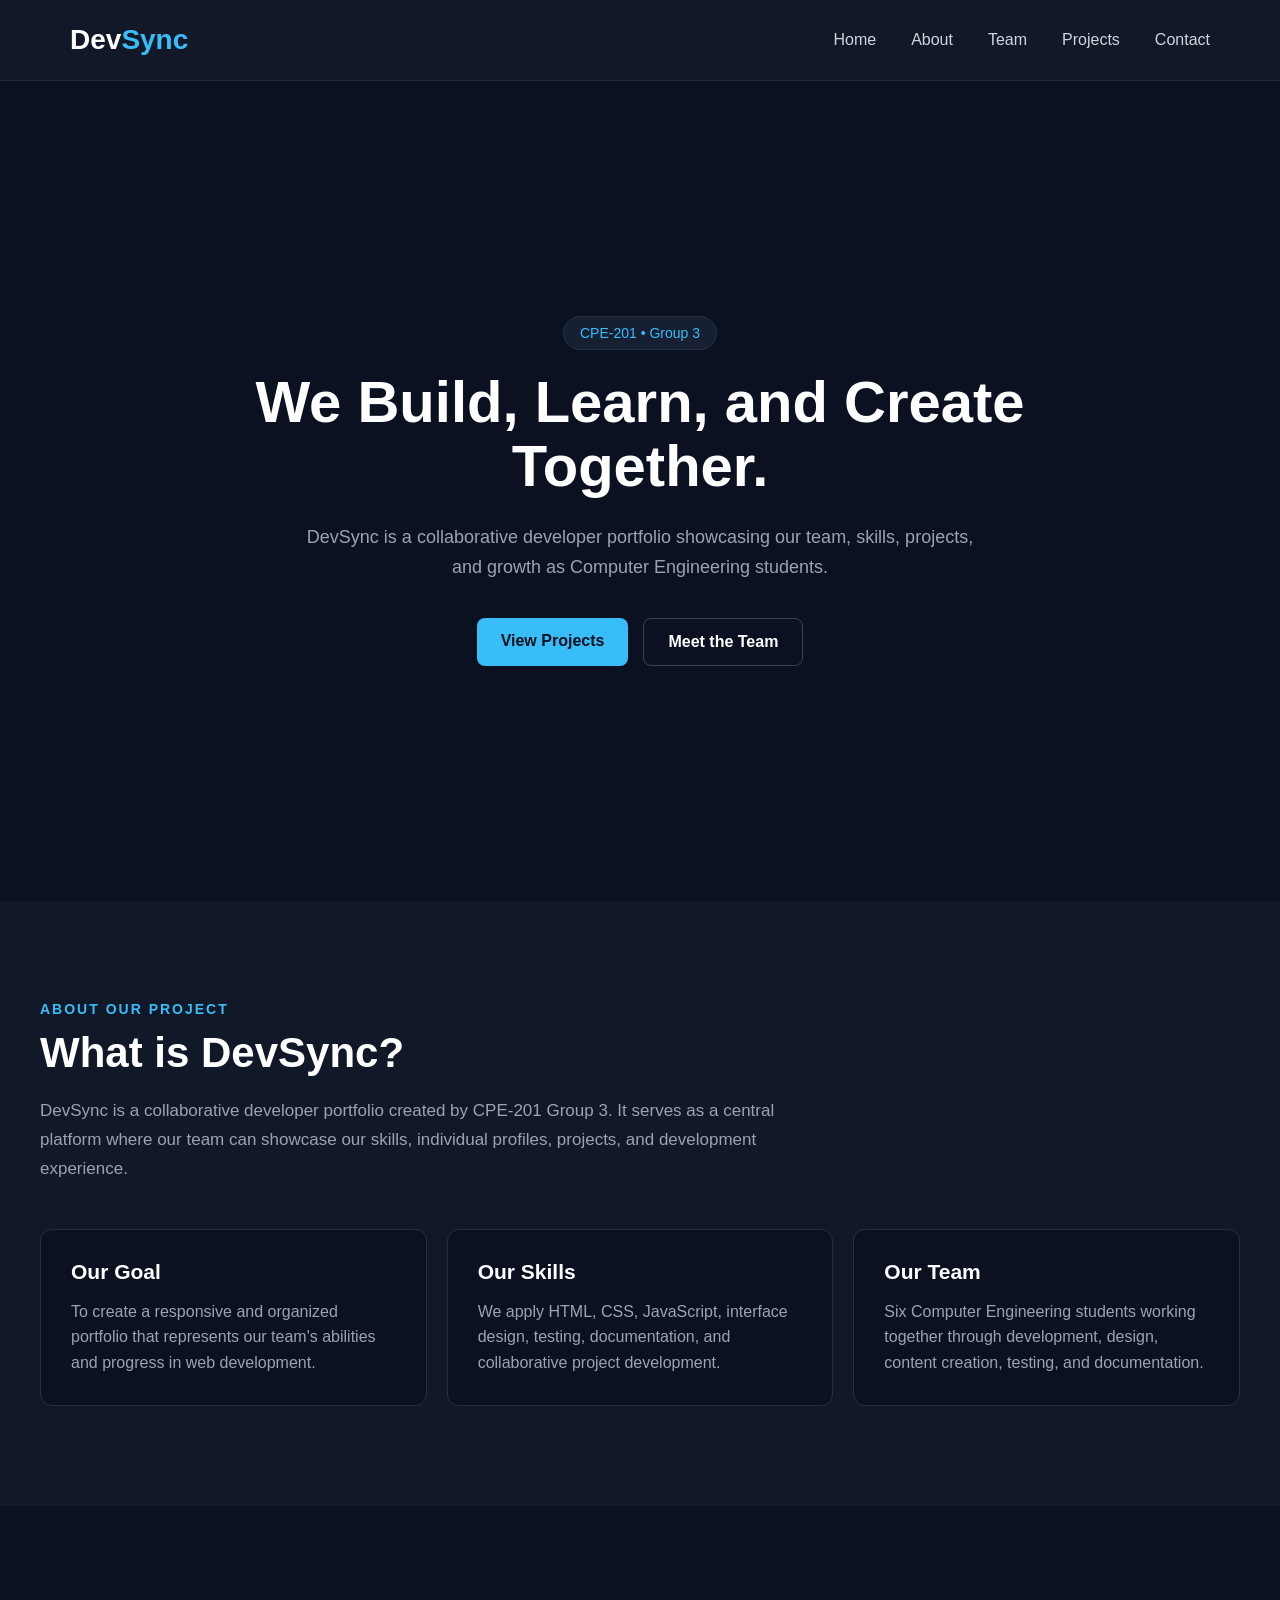
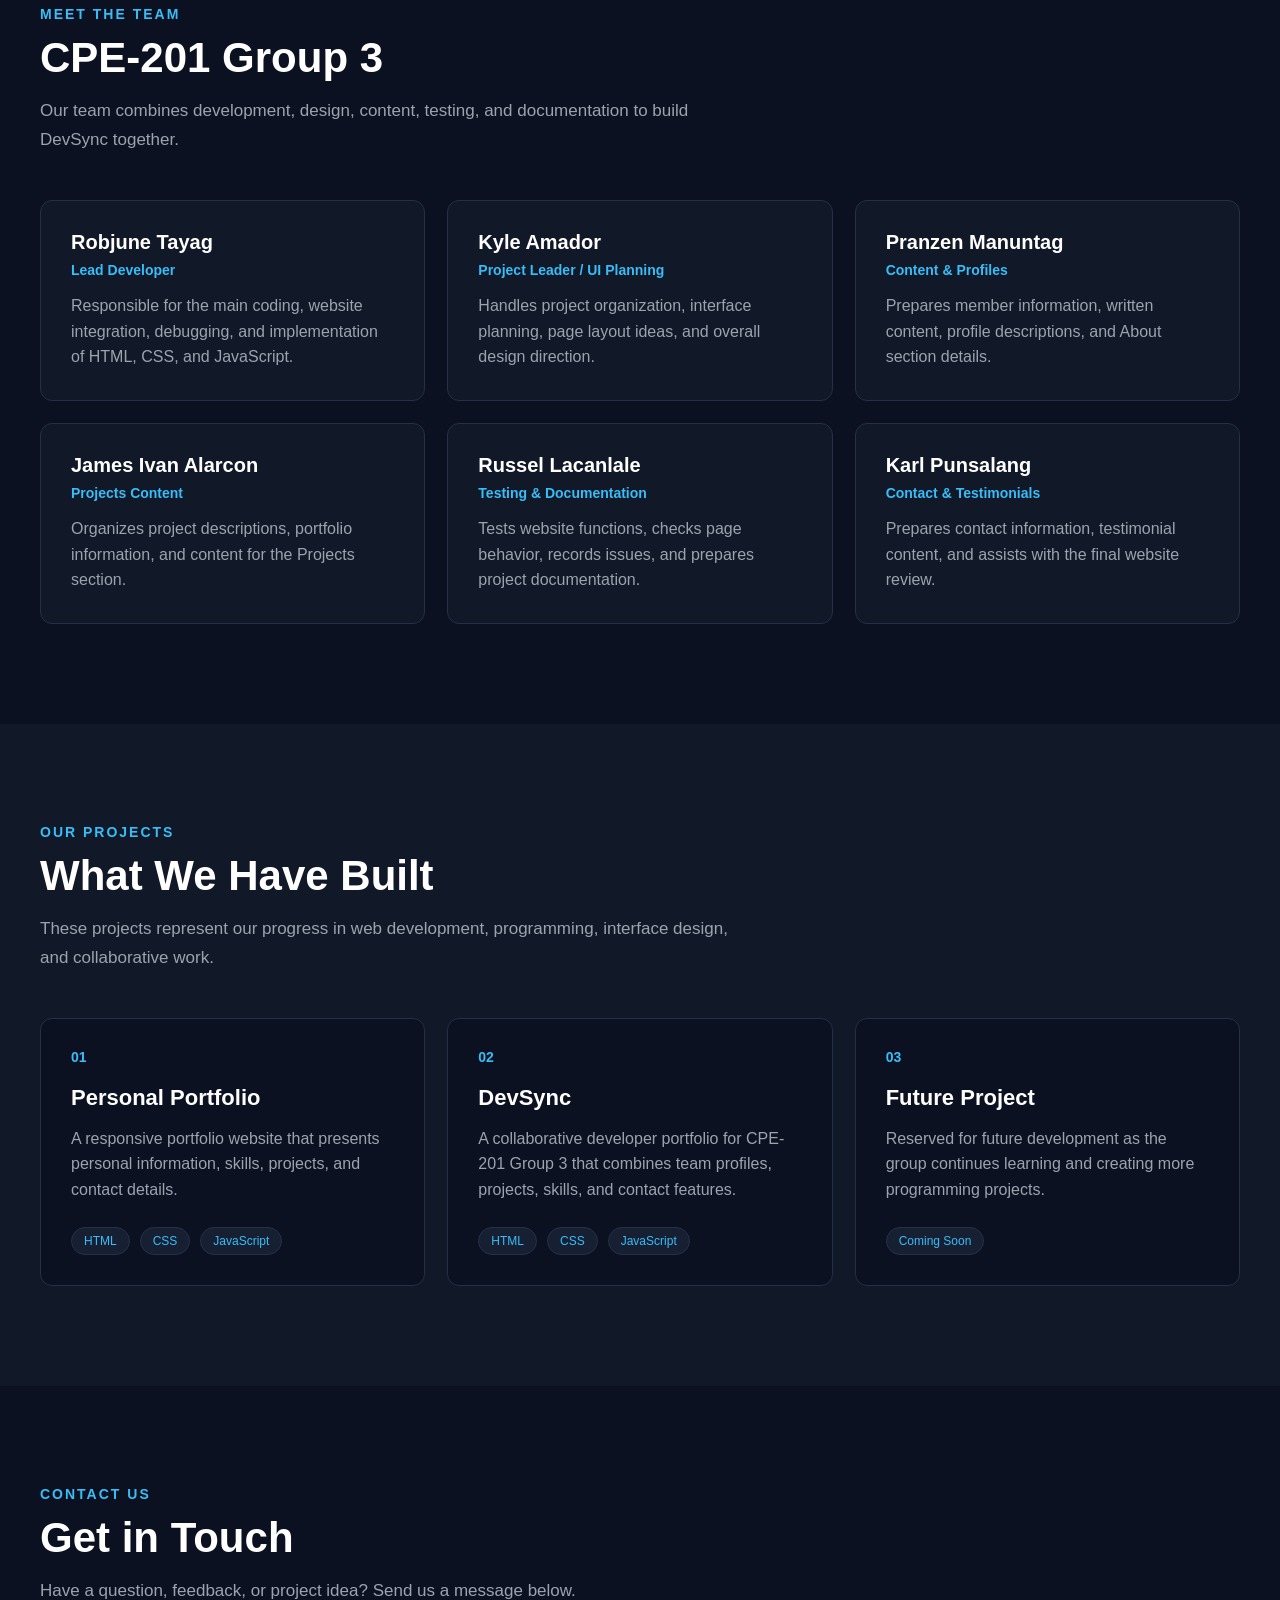
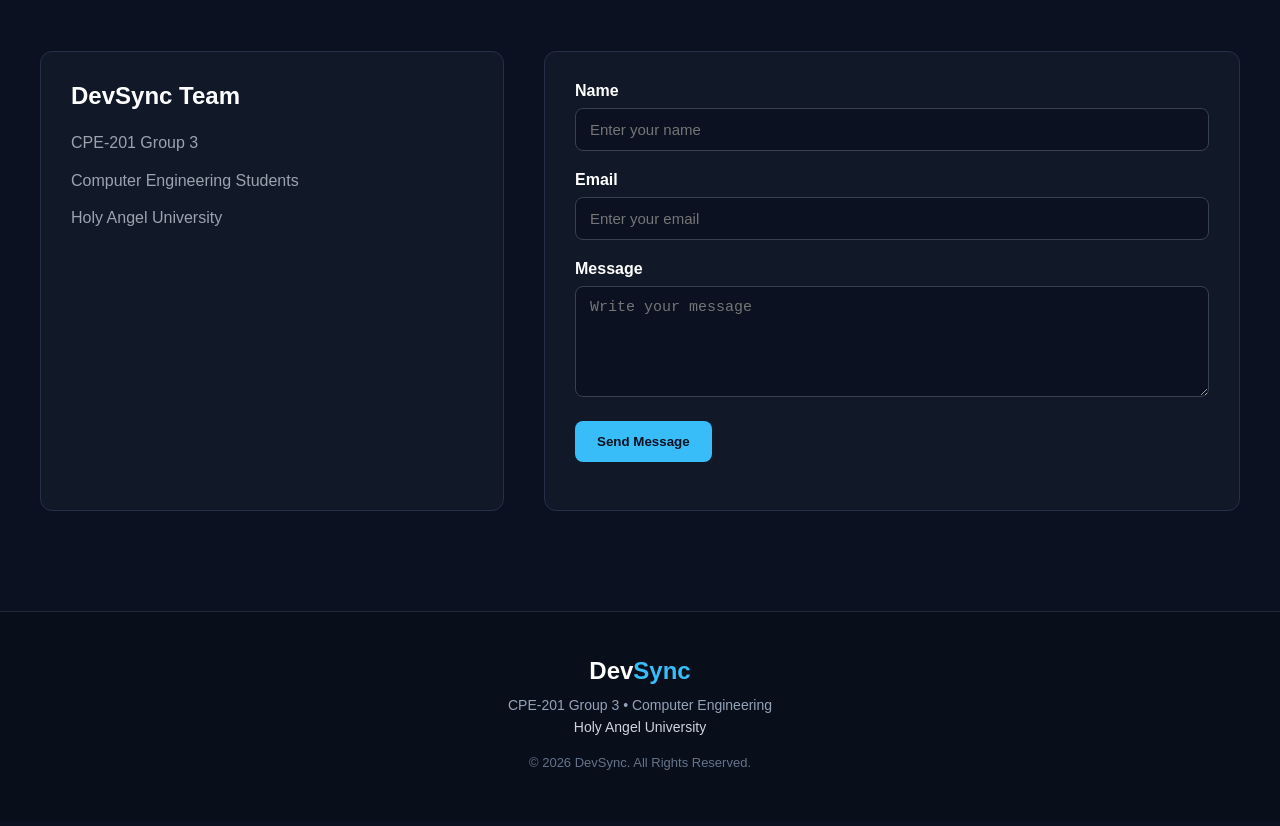
<file: index.html>
<!DOCTYPE html>
<html lang="en">

<head>
    <meta charset="UTF-8">
    <meta name="viewport" content="width=device-width, initial-scale=1.0">
    <title>DevSync | Developer Portfolio</title>
    <link rel="stylesheet" href="style.css">
</head>

<body>

    <!-- NAVIGATION -->
    <header>
        <nav class="navbar">
            <div class="logo">Dev<span>Sync</span></div>

            <ul class="nav-links">
                <li><a href="#home">Home</a></li>
                <li><a href="#about">About</a></li>
                <li><a href="#team">Team</a></li>
                <li><a href="#projects">Projects</a></li>
                <li><a href="#contact">Contact</a></li>
            </ul>
        </nav>
    </header>


    <!-- HOME -->
    <section id="home" class="hero">

        <div class="hero-content">

            <p class="hero-tag">CPE-201 • Group 3</p>

            <h1>We Build, Learn, and Create Together.</h1>

            <p class="hero-description">
                DevSync is a collaborative developer portfolio showcasing our team,
                skills, projects, and growth as Computer Engineering students.
            </p>

            <div class="hero-buttons">
                <a href="#projects" class="btn primary-btn">View Projects</a>
                <a href="#team" class="btn secondary-btn">Meet the Team</a>
            </div>

        </div>

    </section>


    <!-- ABOUT -->
    <section id="about" class="about">

        <div class="section-container">

            <p class="section-tag">ABOUT OUR PROJECT</p>

            <h2>What is DevSync?</h2>

            <p class="about-description">
                DevSync is a collaborative developer portfolio created by CPE-201
                Group 3. It serves as a central platform where our team can showcase
                our skills, individual profiles, projects, and development experience.
            </p>

            <div class="about-cards">

                <div class="about-card">
                    <h3>Our Goal</h3>

                    <p>
                        To create a responsive and organized portfolio that represents
                        our team's abilities and progress in web development.
                    </p>
                </div>

                <div class="about-card">
                    <h3>Our Skills</h3>

                    <p>
                        We apply HTML, CSS, JavaScript, interface design, testing,
                        documentation, and collaborative project development.
                    </p>
                </div>

                <div class="about-card">
                    <h3>Our Team</h3>

                    <p>
                        Six Computer Engineering students working together through
                        development, design, content creation, testing, and documentation.
                    </p>
                </div>

            </div>

        </div>

    </section>


    <!-- TEAM -->
    <section id="team" class="team">

        <div class="section-container">

            <p class="section-tag">MEET THE TEAM</p>

            <h2>CPE-201 Group 3</h2>

            <p class="team-description">
                Our team combines development, design, content, testing,
                and documentation to build DevSync together.
            </p>

            <div class="team-grid">

                <div class="team-card">
                    <h3>Robjune Tayag</h3>
                    <p class="member-role">Lead Developer</p>

                    <p class="member-task">
                        Responsible for the main coding, website integration,
                        debugging, and implementation of HTML, CSS, and JavaScript.
                    </p>
                </div>


                <div class="team-card">
                    <h3>Kyle Amador</h3>
                    <p class="member-role">Project Leader / UI Planning</p>

                    <p class="member-task">
                        Handles project organization, interface planning,
                        page layout ideas, and overall design direction.
                    </p>
                </div>


                <div class="team-card">
                    <h3>Pranzen Manuntag</h3>
                    <p class="member-role">Content & Profiles</p>

                    <p class="member-task">
                        Prepares member information, written content,
                        profile descriptions, and About section details.
                    </p>
                </div>


                <div class="team-card">
                    <h3>James Ivan Alarcon</h3>
                    <p class="member-role">Projects Content</p>

                    <p class="member-task">
                        Organizes project descriptions, portfolio information,
                        and content for the Projects section.
                    </p>
                </div>


                <div class="team-card">
                    <h3>Russel Lacanlale</h3>
                    <p class="member-role">Testing & Documentation</p>

                    <p class="member-task">
                        Tests website functions, checks page behavior,
                        records issues, and prepares project documentation.
                    </p>
                </div>


                <div class="team-card">
                    <h3>Karl Punsalang</h3>
                    <p class="member-role">Contact & Testimonials</p>

                    <p class="member-task">
                        Prepares contact information, testimonial content,
                        and assists with the final website review.
                    </p>
                </div>

            </div>

        </div>

    </section>


    <!-- PROJECTS -->
    <section id="projects" class="projects">

        <div class="section-container">

            <p class="section-tag">OUR PROJECTS</p>

            <h2>What We Have Built</h2>

            <p class="projects-description">
                These projects represent our progress in web development,
                programming, interface design, and collaborative work.
            </p>

            <div class="projects-grid">

                <div class="project-card">

                    <div class="project-number">01</div>

                    <h3>Personal Portfolio</h3>

                    <p>
                        A responsive portfolio website that presents personal
                        information, skills, projects, and contact details.
                    </p>

                    <div class="project-tech">
                        <span>HTML</span>
                        <span>CSS</span>
                        <span>JavaScript</span>
                    </div>

                </div>


                <div class="project-card">

                    <div class="project-number">02</div>

                    <h3>DevSync</h3>

                    <p>
                        A collaborative developer portfolio for CPE-201 Group 3
                        that combines team profiles, projects, skills, and contact features.
                    </p>

                    <div class="project-tech">
                        <span>HTML</span>
                        <span>CSS</span>
                        <span>JavaScript</span>
                    </div>

                </div>


                <div class="project-card">

                    <div class="project-number">03</div>

                    <h3>Future Project</h3>

                    <p>
                        Reserved for future development as the group continues
                        learning and creating more programming projects.
                    </p>

                    <div class="project-tech">
                        <span>Coming Soon</span>
                    </div>

                </div>

            </div>

        </div>

    </section>


    <!-- CONTACT -->
    <section id="contact" class="contact">

        <div class="section-container">

            <p class="section-tag">CONTACT US</p>

            <h2>Get in Touch</h2>

            <p class="contact-description">
                Have a question, feedback, or project idea? Send us a message below.
            </p>

            <div class="contact-wrapper">

                <!-- LEFT SIDE -->
                <div class="contact-info">

                    <h3>DevSync Team</h3>

                    <p>CPE-201 Group 3</p>
                    <p>Computer Engineering Students</p>
                    <p>Holy Angel University</p>

                </div>


                <!-- RIGHT SIDE -->
                <form class="contact-form" id="contactForm">

                    <div class="form-group">

                        <label for="name">Name</label>

                        <input
                            type="text"
                            id="name"
                            placeholder="Enter your name"
                            required
                        >

                    </div>


                    <div class="form-group">

                        <label for="email">Email</label>

                        <input
                            type="email"
                            id="email"
                            placeholder="Enter your email"
                            required
                        >

                    </div>


                    <div class="form-group">

                        <label for="message">Message</label>

                        <textarea
                            id="message"
                            rows="5"
                            placeholder="Write your message"
                            required
                        ></textarea>

                    </div>


                    <button type="submit" class="submit-btn">
                        Send Message
                    </button>

                    <p id="formStatus"></p>

                </form>

            </div>

        </div>

    </section>
    <footer class="footer">
    <div class="footer-container">

        <div class="footer-logo">
            Dev<span>Sync</span>
        </div>

        <p>
            CPE-201 Group 3 • Computer Engineering
        </p>

        <p class="footer-school">
            Holy Angel University
        </p>

        <p class="footer-copy">
            &copy; 2026 DevSync. All Rights Reserved.
        </p>

    </div>
</footer>


    
    <script src="script.js"></script>

</body>

</html>
</file>
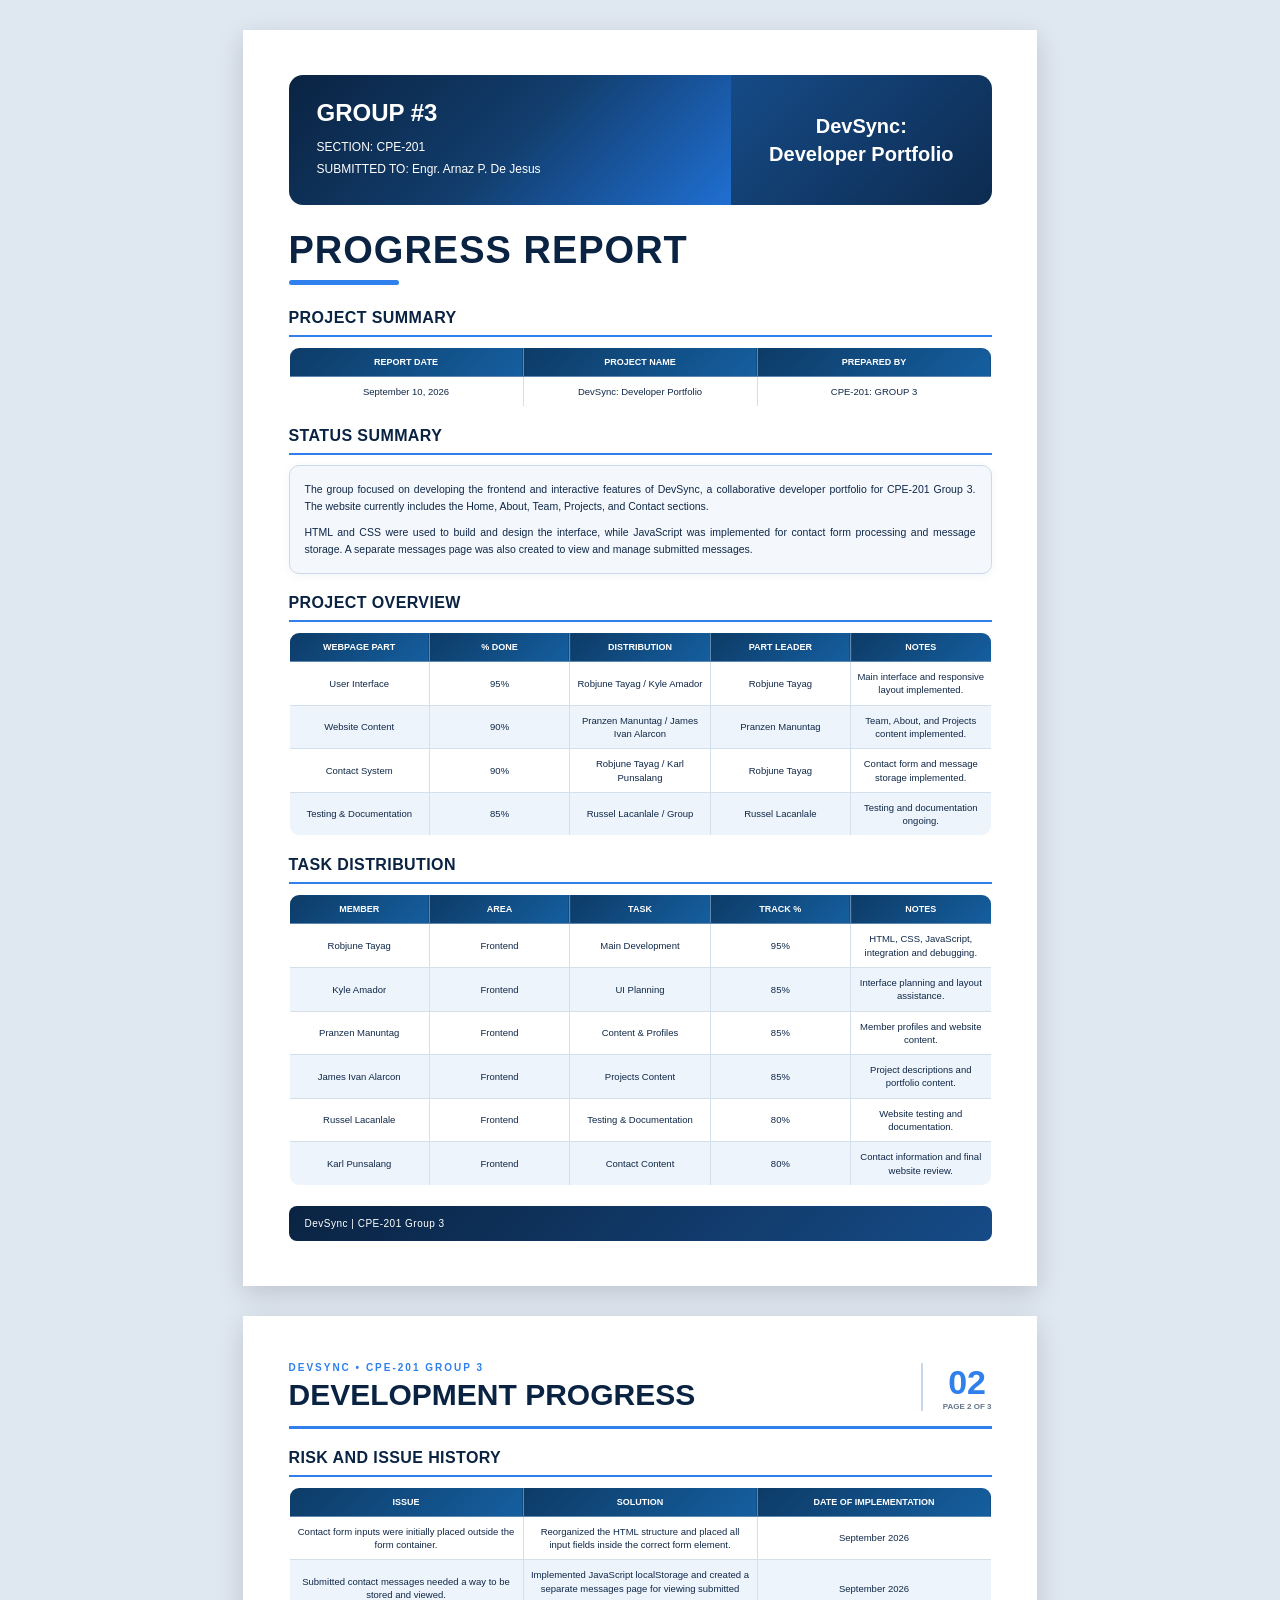
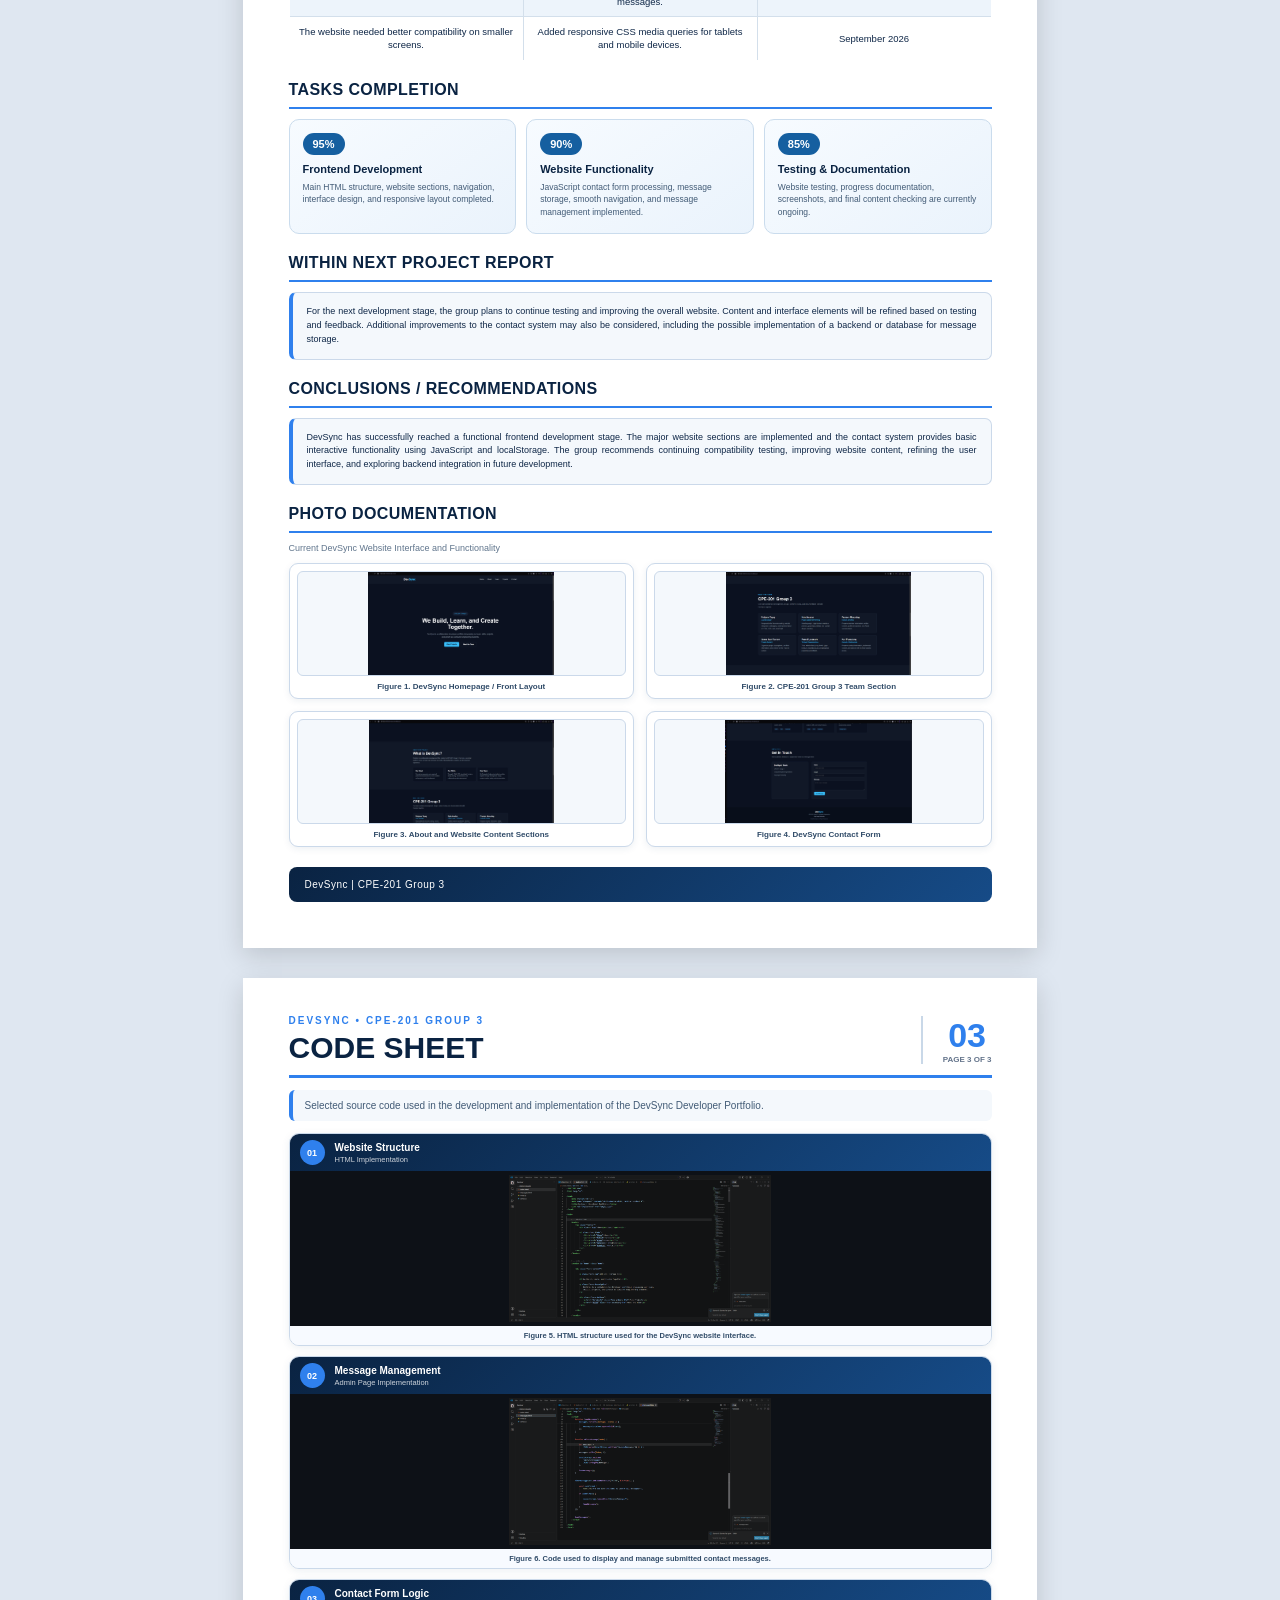
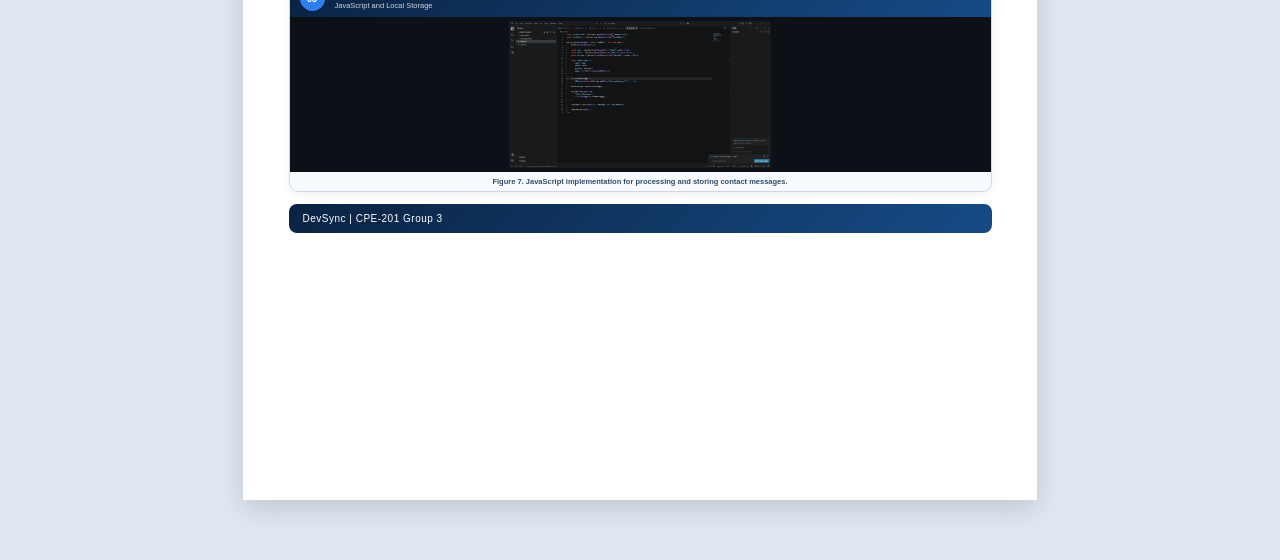
<file: Progress-Report/index.html>
<!DOCTYPE html>
<html lang="en">
<head>
    <meta charset="UTF-8">
    <meta name="viewport" content="width=device-width, initial-scale=1.0">
    <title>DevSync - Progress Report</title>
    <link rel="stylesheet" href="style.css">
</head>

<body>

    <main class="report">

        <!-- ================= PAGE 1 ================= -->
        <section class="page">

            <!-- HEADER -->
            <div class="top-header">
                <div class="header-info">
                    <h2>GROUP #3</h2>
                    <p>SECTION: CPE-201</p>
                    <p>SUBMITTED TO: Engr. Arnaz P. De Jesus</p>
                </div>

                <div class="project-title">
                    DevSync:<br>
                    Developer Portfolio
                </div>
            </div>

            <h1 class="main-title">PROGRESS REPORT</h1>

            <!-- PROJECT SUMMARY -->
            <h2 class="section-title">PROJECT SUMMARY</h2>

            <table>
                <thead>
                    <tr>
                        <th>REPORT DATE</th>
                        <th>PROJECT NAME</th>
                        <th>PREPARED BY</th>
                    </tr>
                </thead>

                <tbody>
                    <tr>
                        <td>September 10, 2026</td>
                        <td>DevSync: Developer Portfolio</td>
                        <td>CPE-201: GROUP 3</td>
                    </tr>
                </tbody>
            </table>

            <!-- STATUS SUMMARY -->
            <h2 class="section-title">STATUS SUMMARY</h2>

            <div class="text-box">
                <p>
                    The group focused on developing the frontend and interactive
                    features of DevSync, a collaborative developer portfolio for
                    CPE-201 Group 3. The website currently includes the Home,
                    About, Team, Projects, and Contact sections.
                </p>

                <p>
                    HTML and CSS were used to build and design the interface,
                    while JavaScript was implemented for contact form processing
                    and message storage. A separate messages page was also
                    created to view and manage submitted messages.
                </p>
            </div>

            <!-- PROJECT OVERVIEW -->
            <h2 class="section-title">PROJECT OVERVIEW</h2>

            <table>
                <thead>
                    <tr>
                        <th>WEBPAGE PART</th>
                        <th>% DONE</th>
                        <th>DISTRIBUTION</th>
                        <th>PART LEADER</th>
                        <th>NOTES</th>
                    </tr>
                </thead>

                <tbody>
                    <tr>
                        <td>User Interface</td>
                        <td>95%</td>
                        <td>Robjune Tayag / Kyle Amador</td>
                        <td>Robjune Tayag</td>
                        <td>Main interface and responsive layout implemented.</td>
                    </tr>

                    <tr>
                        <td>Website Content</td>
                        <td>90%</td>
                        <td>Pranzen Manuntag / James Ivan Alarcon</td>
                        <td>Pranzen Manuntag</td>
                        <td>Team, About, and Projects content implemented.</td>
                    </tr>

                    <tr>
                        <td>Contact System</td>
                        <td>90%</td>
                        <td>Robjune Tayag / Karl Punsalang</td>
                        <td>Robjune Tayag</td>
                        <td>Contact form and message storage implemented.</td>
                    </tr>

                    <tr>
                        <td>Testing & Documentation</td>
                        <td>85%</td>
                        <td>Russel Lacanlale / Group</td>
                        <td>Russel Lacanlale</td>
                        <td>Testing and documentation ongoing.</td>
                    </tr>
                </tbody>
            </table>

            <!-- TASK DISTRIBUTION -->
            <h2 class="section-title">TASK DISTRIBUTION</h2>

            <table>
                <thead>
                    <tr>
                        <th>MEMBER</th>
                        <th>AREA</th>
                        <th>TASK</th>
                        <th>TRACK %</th>
                        <th>NOTES</th>
                    </tr>
                </thead>

                <tbody>
                    <tr>
                        <td>Robjune Tayag</td>
                        <td>Frontend</td>
                        <td>Main Development</td>
                        <td>95%</td>
                        <td>HTML, CSS, JavaScript, integration and debugging.</td>
                    </tr>

                    <tr>
                        <td>Kyle Amador</td>
                        <td>Frontend</td>
                        <td>UI Planning</td>
                        <td>85%</td>
                        <td>Interface planning and layout assistance.</td>
                    </tr>

                    <tr>
                        <td>Pranzen Manuntag</td>
                        <td>Frontend</td>
                        <td>Content & Profiles</td>
                        <td>85%</td>
                        <td>Member profiles and website content.</td>
                    </tr>

                    <tr>
                        <td>James Ivan Alarcon</td>
                        <td>Frontend</td>
                        <td>Projects Content</td>
                        <td>85%</td>
                        <td>Project descriptions and portfolio content.</td>
                    </tr>

                    <tr>
                        <td>Russel Lacanlale</td>
                        <td>Frontend</td>
                        <td>Testing & Documentation</td>
                        <td>80%</td>
                        <td>Website testing and documentation.</td>
                    </tr>

                    <tr>
                        <td>Karl Punsalang</td>
                        <td>Frontend</td>
                        <td>Contact Content</td>
                        <td>80%</td>
                        <td>Contact information and final website review.</td>
                    </tr>
                </tbody>
            </table>

        </section>
        <!-- ================= PAGE 2 ================= -->
<section class="page page-two">

    <div class="page-heading">
        <div>
            <p class="page-label">DEVSYNC • CPE-201 GROUP 3</p>
            <h1>DEVELOPMENT PROGRESS</h1>
        </div>

        <div class="page-number">
            <strong>02</strong>
            <span>PAGE 2 OF 3</span>
        </div>
    </div>

    <!-- RISK AND ISSUE HISTORY -->
    <h2 class="section-title">RISK AND ISSUE HISTORY</h2>

    <table>
        <thead>
            <tr>
                <th>ISSUE</th>
                <th>SOLUTION</th>
                <th>DATE OF IMPLEMENTATION</th>
            </tr>
        </thead>

        <tbody>
            <tr>
                <td>Contact form inputs were initially placed outside the form container.</td>
                <td>
                    Reorganized the HTML structure and placed all input fields
                    inside the correct form element.
                </td>
                <td>September 2026</td>
            </tr>

            <tr>
                <td>Submitted contact messages needed a way to be stored and viewed.</td>
                <td>
                    Implemented JavaScript localStorage and created a separate
                    messages page for viewing submitted messages.
                </td>
                <td>September 2026</td>
            </tr>

            <tr>
                <td>The website needed better compatibility on smaller screens.</td>
                <td>
                    Added responsive CSS media queries for tablets and mobile devices.
                </td>
                <td>September 2026</td>
            </tr>
        </tbody>
    </table>

    <!-- TASK COMPLETION -->
    <h2 class="section-title">TASKS COMPLETION</h2>

    <div class="progress-grid">

        <div class="progress-card">
            <span class="progress-percent">95%</span>
            <h3>Frontend Development</h3>
            <p>
                Main HTML structure, website sections, navigation,
                interface design, and responsive layout completed.
            </p>
        </div>

        <div class="progress-card">
            <span class="progress-percent">90%</span>
            <h3>Website Functionality</h3>
            <p>
                JavaScript contact form processing, message storage,
                smooth navigation, and message management implemented.
            </p>
        </div>

        <div class="progress-card">
            <span class="progress-percent">85%</span>
            <h3>Testing & Documentation</h3>
            <p>
                Website testing, progress documentation, screenshots,
                and final content checking are currently ongoing.
            </p>
        </div>

    </div>

    <!-- NEXT PROJECT REPORT -->
    <h2 class="section-title">WITHIN NEXT PROJECT REPORT</h2>

    <div class="info-box">
        <p>
            For the next development stage, the group plans to continue
            testing and improving the overall website. Content and interface
            elements will be refined based on testing and feedback.
            Additional improvements to the contact system may also be
            considered, including the possible implementation of a backend
            or database for message storage.
        </p>
    </div>

    <!-- CONCLUSION -->
    <h2 class="section-title">CONCLUSIONS / RECOMMENDATIONS</h2>

    <div class="info-box">
        <p>
            DevSync has successfully reached a functional frontend development
            stage. The major website sections are implemented and the contact
            system provides basic interactive functionality using JavaScript
            and localStorage. The group recommends continuing compatibility
            testing, improving website content, refining the user interface,
            and exploring backend integration in future development.
        </p>
    </div>

    <!-- PHOTO DOCUMENTATION -->
    <h2 class="section-title">PHOTO DOCUMENTATION</h2>

    <p class="documentation-subtitle">
        Current DevSync Website Interface and Functionality
    </p>

   <div class="photo-grid">

    <div class="photo-card">
        <img src="images/homepage.png"
             alt="DevSync Homepage"
             class="documentation-image">
        <p>Figure 1. DevSync Homepage / Front Layout</p>
    </div>

    <div class="photo-card">
        <img src="images/team.png"
             alt="DevSync Team Section"
             class="documentation-image">
        <p>Figure 2. CPE-201 Group 3 Team Section</p>
    </div>

    <div class="photo-card">
        <img src="images/website.png"
             alt="DevSync Website Sections"
             class="documentation-image">
        <p>Figure 3. About and Website Content Sections</p>
    </div>

    <div class="photo-card">
        <img src="images/contact.png"
             alt="DevSync Contact Form"
             class="documentation-image">
        <p>Figure 4. DevSync Contact Form</p>
    </div>

</div>

</section>
<!-- ================= PAGE 3 ================= -->
<section class="page page-three">

    <div class="page-heading">
        <div>
            <p class="page-label">DEVSYNC • CPE-201 GROUP 3</p>
            <h1>CODE SHEET</h1>
        </div>

        <div class="page-number">
            <strong>03</strong>
            <span>PAGE 3 OF 3</span>
        </div>
    </div>

    <p class="code-intro">
        Selected source code used in the development and implementation
        of the DevSync Developer Portfolio.
    </p>

    <div class="code-sheet">

        <div class="code-card">
            <div class="code-card-header">
                <span>01</span>
                <div>
                    <h3>Website Structure</h3>
                    <p>HTML Implementation</p>
                </div>
            </div>

            <img src="images/index-code.png"
                 alt="DevSync HTML Code"
                 class="code-image">

            <p class="code-caption">
                Figure 5. HTML structure used for the DevSync website interface.
            </p>
        </div>

        <div class="code-card">
            <div class="code-card-header">
                <span>02</span>
                <div>
                    <h3>Message Management</h3>
                    <p>Admin Page Implementation</p>
                </div>
            </div>

            <img src="images/message-code.png"
                 alt="DevSync Messages Code"
                 class="code-image">

            <p class="code-caption">
                Figure 6. Code used to display and manage submitted contact messages.
            </p>
        </div>

        <div class="code-card">
            <div class="code-card-header">
                <span>03</span>
                <div>
                    <h3>Contact Form Logic</h3>
                    <p>JavaScript and Local Storage</p>
                </div>
            </div>

            <img src="images/script-code.png"
                 alt="DevSync JavaScript Code"
                 class="code-image">

            <p class="code-caption">
                Figure 7. JavaScript implementation for processing and storing contact messages.
            </p>
        </div>

    </div>

</section>

    </main>

</body>
</html>
</file>
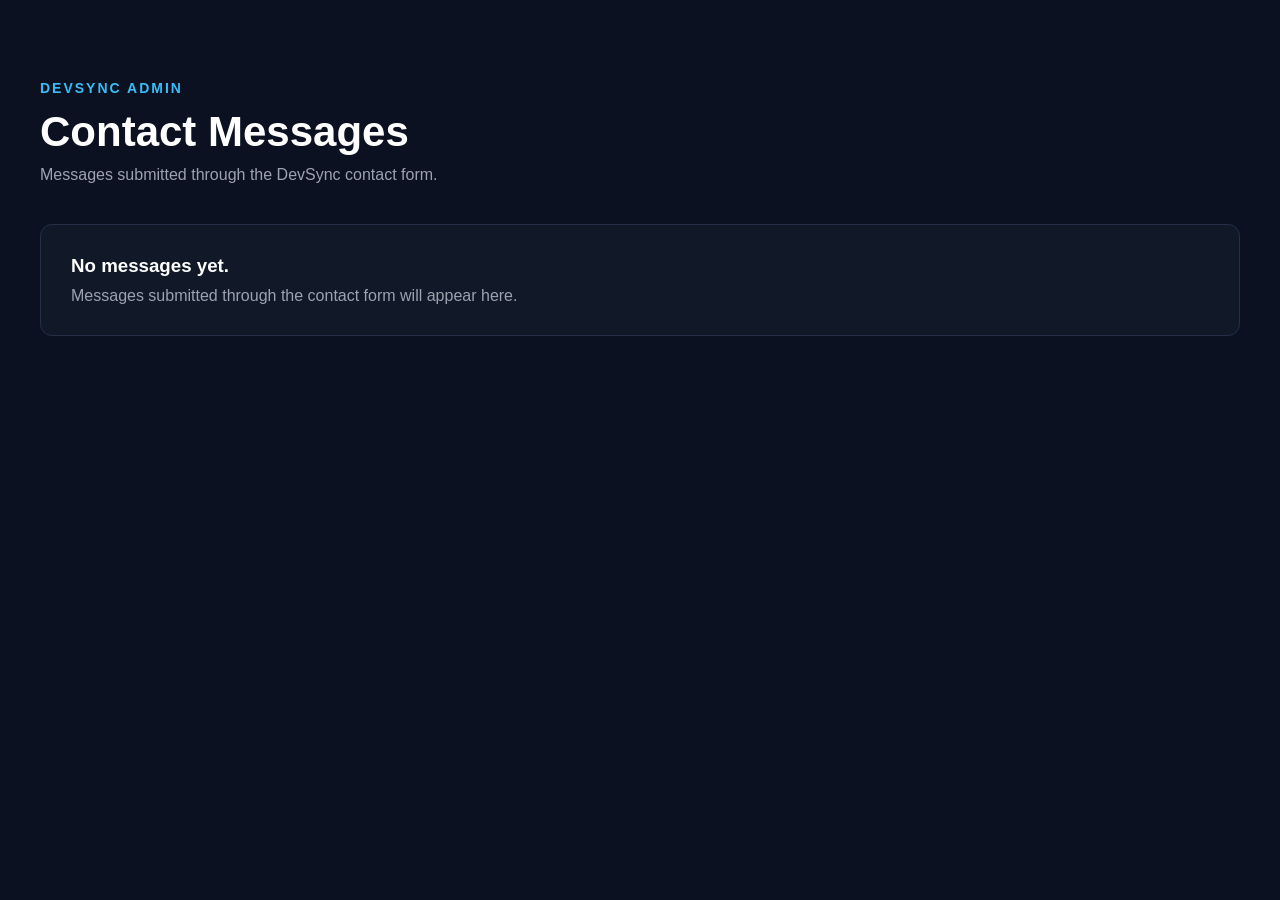
<file: messages.html>
<!DOCTYPE html>
<html lang="en">
<head>
    <meta charset="UTF-8">
    <meta name="viewport" content="width=device-width, initial-scale=1.0">
    <title>DevSync | Messages</title>
    <link rel="stylesheet" href="style.css">
</head>

<body>

    <section class="messages-page">
        <div class="section-container">

            <div class="messages-header">
                <div>
                    <p class="section-tag">DEVSYNC ADMIN</p>
                    <h1>Contact Messages</h1>
                    <p class="messages-description">
                        Messages submitted through the DevSync contact form.
                    </p>
                </div>

                <button id="clearMessagesBtn" class="clear-btn">
                    Clear All Messages
                </button>
            </div>

            <div id="messagesContainer"></div>

        </div>
    </section>

    <script>
        const messagesContainer = document.getElementById("messagesContainer");
        const clearMessagesBtn = document.getElementById("clearMessagesBtn");

        function loadMessages() {

            const messages =
                JSON.parse(localStorage.getItem("devsyncMessages")) || [];

            messagesContainer.innerHTML = "";

            if (messages.length === 0) {

                messagesContainer.innerHTML = `
                    <div class="empty-message">
                        <h3>No messages yet.</h3>
                        <p>
                            Messages submitted through the contact form
                            will appear here.
                        </p>
                    </div>
                `;

                clearMessagesBtn.style.display = "none";
                return;
            }

            clearMessagesBtn.style.display = "block";

            messages.forEach((message, index) => {

                const card = document.createElement("div");

                card.classList.add("message-card");

                card.innerHTML = `
                    <div class="message-card-top">

                        <div>
                            <h3>${message.name}</h3>
                            <p class="message-email">${message.email}</p>
                        </div>

                        <button
                            class="delete-message-btn"
                            onclick="deleteMessage(${index})"
                        >
                            Delete
                        </button>

                    </div>

                    <div class="message-body">
                        <p>${message.message}</p>
                    </div>

                    <p class="message-date">
                        Submitted: ${message.date || "No date available"}
                    </p>
                `;

                messagesContainer.appendChild(card);
            });
        }


        function deleteMessage(index) {

            let messages =
                JSON.parse(localStorage.getItem("devsyncMessages")) || [];

            messages.splice(index, 1);

            localStorage.setItem(
                "devsyncMessages",
                JSON.stringify(messages)
            );

            loadMessages();
        }


        clearMessagesBtn.addEventListener("click", function () {

            const confirmed =
                confirm("Are you sure you want to delete all messages?");

            if (confirmed) {

                localStorage.removeItem("devsyncMessages");

                loadMessages();
            }
        });


        loadMessages();
    </script>

</body>
</html>
</file>
<file: style.css>
/* Reset */
* {
    margin: 0;
    padding: 0;
    box-sizing: border-box;
}

html {
    scroll-behavior: smooth;
}

body {
    font-family: Arial, sans-serif;
    background-color: #0b1120;
    color: #ffffff;
}

/* Navigation Bar */
header {
    width: 100%;
    background-color: #111827;
    border-bottom: 1px solid #1f2937;
}

.navbar {
    max-width: 1200px;
    height: 80px;
    margin: auto;
    padding: 0 30px;

    display: flex;
    align-items: center;
    justify-content: space-between;
}

/* DevSync Logo */
.logo {
    font-size: 28px;
    font-weight: bold;
    color: #ffffff;
}

.logo span {
    color: #38bdf8;
}

/* Navigation Links */
.nav-links {
    list-style: none;
    display: flex;
    gap: 35px;
}

.nav-links a {
    color: #d1d5db;
    text-decoration: none;
    font-size: 16px;
    transition: 0.3s;
}

.nav-links a:hover {
    color: #38bdf8;
}
/* Hero Section */
.hero {
    min-height: calc(100vh - 80px);
    display: flex;
    align-items: center;
    justify-content: center;
    padding: 80px 30px;
    text-align: center;
}

.hero-content {
    max-width: 850px;
}

.hero-tag {
    display: inline-block;
    margin-bottom: 20px;
    padding: 8px 16px;
    background-color: #172033;
    border: 1px solid #253047;
    border-radius: 20px;
    color: #38bdf8;
    font-size: 14px;
}

.hero h1 {
    font-size: 58px;
    line-height: 1.1;
    margin-bottom: 24px;
}

.hero-description {
    max-width: 700px;
    margin: 0 auto 35px;
    color: #9ca3af;
    font-size: 18px;
    line-height: 1.7;
}

.hero-buttons {
    display: flex;
    justify-content: center;
    gap: 15px;
}

.btn {
    display: inline-block;
    padding: 14px 24px;
    border-radius: 8px;
    text-decoration: none;
    font-weight: bold;
    transition: 0.3s;
}

.primary-btn {
    background-color: #38bdf8;
    color: #08111f;
}

.primary-btn:hover {
    background-color: #7dd3fc;
    transform: translateY(-2px);
}

.secondary-btn {
    border: 1px solid #374151;
    color: #ffffff;
}

.secondary-btn:hover {
    border-color: #38bdf8;
    color: #38bdf8;
    transform: translateY(-2px);
}
/* About Section */
.about {
    padding: 100px 30px;
    background-color: #111827;
}

.section-container {
    max-width: 1200px;
    margin: auto;
}

.section-tag {
    color: #38bdf8;
    font-size: 14px;
    font-weight: bold;
    letter-spacing: 2px;
    margin-bottom: 12px;
}

.about h2 {
    font-size: 42px;
    margin-bottom: 20px;
}

.about-description {
    max-width: 750px;
    color: #9ca3af;
    font-size: 17px;
    line-height: 1.7;
    margin-bottom: 45px;
}

.about-cards {
    display: grid;
    grid-template-columns: repeat(3, 1fr);
    gap: 20px;
}

.about-card {
    background-color: #0b1120;
    border: 1px solid #253047;
    border-radius: 12px;
    padding: 30px;
    transition: 0.3s;
}

.about-card:hover {
    transform: translateY(-5px);
    border-color: #38bdf8;
}

.about-card h3 {
    color: #ffffff;
    font-size: 21px;
    margin-bottom: 15px;
}

.about-card p {
    color: #9ca3af;
    line-height: 1.6;
}
/* Team Section */
.team {
    padding: 100px 30px;
    background-color: #0b1120;
}

.team h2 {
    font-size: 42px;
    margin-bottom: 15px;
}

.team-description {
    max-width: 700px;
    color: #9ca3af;
    font-size: 17px;
    line-height: 1.7;
    margin-bottom: 45px;
}

.team-grid {
    display: grid;
    grid-template-columns: repeat(3, 1fr);
    gap: 22px;
}

.team-card {
    background-color: #111827;
    border: 1px solid #253047;
    border-radius: 12px;
    padding: 30px;
    transition: 0.3s;
}

.team-card:hover {
    transform: translateY(-5px);
    border-color: #38bdf8;
}

.team-card h3 {
    font-size: 20px;
    margin-bottom: 8px;
}

.member-role {
    color: #38bdf8;
    font-size: 14px;
    font-weight: bold;
    margin-bottom: 15px;
}

.member-task {
    color: #9ca3af;
    line-height: 1.6;
}
/* Projects Section */
.projects {
    padding: 100px 30px;
    background-color: #111827;
}

.projects h2 {
    font-size: 42px;
    margin-bottom: 15px;
}

.projects-description {
    max-width: 700px;
    color: #9ca3af;
    font-size: 17px;
    line-height: 1.7;
    margin-bottom: 45px;
}

.projects-grid {
    display: grid;
    grid-template-columns: repeat(3, 1fr);
    gap: 22px;
}

.project-card {
    background-color: #0b1120;
    border: 1px solid #253047;
    border-radius: 12px;
    padding: 30px;
    transition: 0.3s;
}

.project-card:hover {
    transform: translateY(-5px);
    border-color: #38bdf8;
}

.project-number {
    color: #38bdf8;
    font-size: 14px;
    font-weight: bold;
    margin-bottom: 20px;
}

.project-card h3 {
    font-size: 22px;
    margin-bottom: 15px;
}

.project-card p {
    color: #9ca3af;
    line-height: 1.6;
    margin-bottom: 25px;
}

.project-tech {
    display: flex;
    flex-wrap: wrap;
    gap: 10px;
}

.project-tech span {
    background-color: #172033;
    color: #38bdf8;
    border: 1px solid #253047;
    padding: 6px 12px;
    border-radius: 20px;
    font-size: 12px;
}
/* Contact Section */
.contact {
    padding: 100px 30px;
    background-color: #0b1120;
}

.contact h2 {
    font-size: 42px;
    margin-bottom: 15px;
}

.contact-description {
    max-width: 700px;
    color: #9ca3af;
    font-size: 17px;
    line-height: 1.7;
    margin-bottom: 45px;
}

.contact-wrapper {
    display: grid;
    grid-template-columns: 1fr 1.5fr;
    gap: 40px;
}

.contact-info {
    background-color: #111827;
    border: 1px solid #253047;
    border-radius: 12px;
    padding: 30px;
}

.contact-info h3 {
    font-size: 24px;
    margin-bottom: 20px;
}

.contact-info p {
    color: #9ca3af;
    margin-bottom: 12px;
    line-height: 1.6;
}

.contact-form {
    background-color: #111827;
    border: 1px solid #253047;
    border-radius: 12px;
    padding: 30px;
}

.form-group {
    margin-bottom: 20px;
}

.form-group label {
    display: block;
    margin-bottom: 8px;
    font-weight: bold;
}

.form-group input,
.form-group textarea {
    width: 100%;
    padding: 12px 14px;
    background-color: #0b1120;
    border: 1px solid #374151;
    border-radius: 8px;
    color: #ffffff;
    font-size: 15px;
    outline: none;
}

.form-group input:focus,
.form-group textarea:focus {
    border-color: #38bdf8;
}

.submit-btn {
    background-color: #38bdf8;
    color: #08111f;
    border: none;
    padding: 13px 22px;
    border-radius: 8px;
    font-weight: bold;
    cursor: pointer;
    transition: 0.3s;
}

.submit-btn:hover {
    background-color: #7dd3fc;
    transform: translateY(-2px);
}
#formStatus {
    margin-top: 18px;
    color: #38bdf8;
    font-size: 14px;
    font-weight: bold;
}
/* Messages Admin Page */

.messages-page {
    min-height: 100vh;
    padding: 80px 30px;
    background-color: #0b1120;
}

.messages-header {
    display: flex;
    justify-content: space-between;
    align-items: flex-end;
    gap: 30px;
    margin-bottom: 40px;
}

.messages-header h1 {
    font-size: 42px;
    margin-bottom: 10px;
}

.messages-description {
    color: #9ca3af;
    font-size: 16px;
}

#messagesContainer {
    display: grid;
    gap: 20px;
}

.message-card {
    background-color: #111827;
    border: 1px solid #253047;
    border-radius: 12px;
    padding: 25px;
}

.message-card-top {
    display: flex;
    justify-content: space-between;
    gap: 20px;
    margin-bottom: 20px;
}

.message-card h3 {
    font-size: 20px;
    margin-bottom: 6px;
}

.message-email {
    color: #38bdf8;
    font-size: 14px;
}

.message-body {
    background-color: #0b1120;
    border: 1px solid #253047;
    border-radius: 8px;
    padding: 18px;
    margin-bottom: 15px;
}

.message-body p {
    color: #d1d5db;
    line-height: 1.6;
}

.message-date {
    color: #6b7280;
    font-size: 13px;
}

.delete-message-btn {
    background-color: transparent;
    color: #f87171;
    border: 1px solid #7f1d1d;
    border-radius: 7px;
    padding: 8px 14px;
    cursor: pointer;
}

.delete-message-btn:hover {
    background-color: #7f1d1d;
    color: #ffffff;
}

.clear-btn {
    background-color: #ef4444;
    color: #ffffff;
    border: none;
    border-radius: 8px;
    padding: 12px 18px;
    font-weight: bold;
    cursor: pointer;
}

.clear-btn:hover {
    background-color: #dc2626;
}

.empty-message {
    background-color: #111827;
    border: 1px solid #253047;
    border-radius: 12px;
    padding: 30px;
}

.empty-message h3 {
    margin-bottom: 10px;
}

.empty-message p {
    color: #9ca3af;
}

@media (max-width: 700px) {
    .messages-header {
        flex-direction: column;
        align-items: flex-start;
    }
}

.footer {
    background-color: #080e1a;
    border-top: 1px solid #1f2937;
    padding: 45px 20px;
    text-align: center;
}

.footer-container {
    max-width: 1200px;
    margin: 0 auto;
}

.footer-logo {
    font-size: 24px;
    font-weight: 700;
    color: white;
    margin-bottom: 12px;
}

.footer-logo span {
    color: #38bdf8;
}

.footer p {
    color: #94a3b8;
    margin: 6px 0;
    font-size: 14px;
}

.footer-school {
    color: #cbd5e1 !important;
}

.footer-copy {
    margin-top: 20px !important;
    color: #64748b !important;
    font-size: 13px !important;
}
/* =========================
   RESPONSIVE DESIGN
========================= */

/* Tablets */
@media (max-width: 900px) {

    .navbar {
        padding: 20px 30px;
    }

    .hero-content {
        padding: 0 30px;
    }

    .about-cards,
    .projects-grid,
    .team-grid {
        grid-template-columns: repeat(2, 1fr);
    }

    .contact-wrapper {
        grid-template-columns: 1fr;
    }

}


/* Phones */
@media (max-width: 600px) {

    /* NAVIGATION */

    .navbar {
        padding: 18px 20px;
        flex-direction: column;
        gap: 18px;
    }

    .nav-links {
        display: flex;
        flex-wrap: wrap;
        justify-content: center;
        gap: 15px;
    }

    .nav-links li a {
        font-size: 14px;
    }


    /* HERO */

    .hero {
        min-height: 85vh;
        padding: 80px 20px;
    }

    .hero-content {
        padding: 0;
    }

    .hero-content h1 {
        font-size: 38px;
        line-height: 1.15;
    }

    .hero-description {
        font-size: 15px;
    }

    .hero-buttons {
        flex-direction: column;
        align-items: center;
    }

    .btn {
        width: 100%;
        max-width: 250px;
        text-align: center;
    }


    /* GENERAL SECTIONS */

    .section-container {
        padding-left: 20px;
        padding-right: 20px;
    }

    .section-container h2 {
        font-size: 32px;
    }


    /* ABOUT */

    .about-cards {
        grid-template-columns: 1fr;
    }


    /* PROJECTS */

    .projects-grid {
        grid-template-columns: 1fr;
    }


    /* TEAM */

    .team-grid {
        grid-template-columns: 1fr;
    }


    /* CONTACT */

    .contact-wrapper {
        grid-template-columns: 1fr;
    }

    .contact-info,
    .contact-form {
        padding: 25px;
    }

    .form-group input,
    .form-group textarea {
        width: 100%;
    }


    /* FOOTER */

    .footer {
        padding: 35px 20px;
    }
}
</file>
<file: Progress-Report/style.css>
* {
    margin: 0;
    padding: 0;
    box-sizing: border-box;
}

body {
    font-family: Arial, Helvetica, sans-serif;
    background: #dfe7f1;
    color: #0f2747;
    padding: 30px 0;
}

.report {
    width: 100%;
}

.page {
    width: 210mm;
    min-height: 297mm;
    margin: 0 auto 30px;
    padding: 12mm;
    background: #ffffff;
    box-shadow: 0 8px 25px rgba(0, 0, 0, 0.15);
}

/* HEADER */

.top-header {
    display: grid;
    grid-template-columns: 1.7fr 1fr;
    min-height: 120px;
    margin-bottom: 24px;
    border-radius: 14px;
    overflow: hidden;
}

.header-info {
    background: linear-gradient(135deg, #0a2342, #123d6c, #1f6fd2);
    color: white;
    padding: 24px 28px;
}

.header-info h2 {
    font-size: 24px;
    margin-bottom: 10px;
}

.header-info p {
    font-size: 12px;
    line-height: 1.8;
}

.project-title {
    background: linear-gradient(135deg, #164b87, #0d2b50);
    color: white;
    display: flex;
    align-items: center;
    justify-content: center;
    text-align: center;
    font-size: 20px;
    font-weight: bold;
    line-height: 1.4;
    padding: 20px;
}

/* MAIN TITLE */

.main-title {
    font-size: 38px;
    margin-bottom: 24px;
    color: #0a2342;
    letter-spacing: 1px;
}

.main-title::after {
    content: "";
    display: block;
    width: 110px;
    height: 5px;
    background: #2f80ed;
    margin-top: 8px;
    border-radius: 20px;
}

/* SECTION TITLES */

.section-title {
    margin-top: 20px;
    margin-bottom: 10px;
    padding-bottom: 8px;
    font-size: 16px;
    color: #0a2342;
    border-bottom: 2px solid #2f80ed;
    letter-spacing: 0.4px;
}

/* CARD CONTAINERS */

.text-box,
table {
    border-radius: 10px;
    overflow: hidden;
}

.text-box {
    background: #f4f8fc;
    border: 1px solid #cbd9ea;
    padding: 15px;
    font-size: 10.5px;
    line-height: 1.6;
    text-align: justify;
    box-shadow: 0 2px 8px rgba(20, 70, 120, 0.06);
}

.text-box p + p {
    margin-top: 10px;
}

/* TABLES */

table {
    width: 100%;
    border-collapse: collapse;
    table-layout: fixed;
    font-size: 9.5px;
    margin-bottom: 18px;
    border: 1px solid #c8d8e8;
}

th {
    background: linear-gradient(135deg, #0d3b66, #155fa0);
    color: white;
    padding: 9px 5px;
    border: 1px solid #5d87ae;
    font-size: 9px;
    text-align: center;
}

td {
    padding: 8px 6px;
    border: 1px solid #d3dfeb;
    text-align: center;
    vertical-align: middle;
    line-height: 1.4;
}

tbody tr:nth-child(even) {
    background: #edf4fb;
}

tbody tr:nth-child(odd) {
    background: #ffffff;
}

/* HOVER FOR BROWSER PREVIEW */

tbody tr:hover {
    background: #dcecff;
}

/* PAGE FOOTER */

.page::after {
    content: "DevSync | CPE-201 Group 3";
    display: block;
    margin-top: 20px;
    padding: 12px 16px;
    border-radius: 8px;
    background: linear-gradient(135deg, #0a2342, #164b87);
    color: white;
    font-size: 10px;
    letter-spacing: 0.5px;
}

/* PRINT */

@page {
    size: A4;
    margin: 0;
}

@media print {
    body {
        background: white;
        padding: 0;
    }

    .page {
        margin: 0;
        box-shadow: none;
        page-break-after: always;
        break-after: page;
    }

    .page:last-child {
        page-break-after: auto;
    }

    tbody tr:hover {
        background: inherit;
    }
}

/* SMALL SCREEN */

@media screen and (max-width: 850px) {
    body {
        padding: 10px;
        overflow-x: auto;
    }

    .page {
        margin-left: auto;
        margin-right: auto;
    }
}
/* =========================
   PAGE 2
   ========================= */

.page-heading {
    display: flex;
    justify-content: space-between;
    align-items: center;

    padding-bottom: 14px;
    margin-bottom: 20px;

    border-bottom: 3px solid #2f80ed;
}

.page-heading h1 {
    color: #0a2342;
    font-size: 30px;
    margin-top: 5px;
}

.page-label {
    color: #2f80ed;
    font-size: 10px;
    font-weight: bold;
    letter-spacing: 2px;
}

.page-number {
    display: flex;
    flex-direction: column;
    align-items: center;

    padding-left: 20px;
    border-left: 2px solid #c9d8e8;
}

.page-number strong {
    color: #2f80ed;
    font-size: 34px;
}

.page-number span {
    color: #64748b;
    font-size: 8px;
    font-weight: bold;
}

/* PROGRESS CARDS */

.progress-grid {
    display: grid;
    grid-template-columns: repeat(3, 1fr);
    gap: 10px;
    margin-bottom: 18px;
}

.progress-card {
    background: linear-gradient(145deg, #f7fbff, #eaf3fc);

    border: 1px solid #cadced;
    border-radius: 10px;

    padding: 13px;

    min-height: 115px;
}

.progress-percent {
    display: inline-block;

    background: #155fa0;
    color: white;

    padding: 5px 10px;
    margin-bottom: 8px;

    border-radius: 20px;

    font-size: 11px;
    font-weight: bold;
}

.progress-card h3 {
    color: #0a2342;
    font-size: 11px;
    margin-bottom: 6px;
}

.progress-card p {
    color: #425b76;
    font-size: 8.5px;
    line-height: 1.5;
}

/* INFORMATION BOXES */

.info-box {
    background: #f4f8fc;

    border: 1px solid #cbd9ea;
    border-left: 4px solid #2f80ed;

    border-radius: 7px;

    padding: 12px 14px;
    margin-bottom: 15px;

    font-size: 9px;
    line-height: 1.55;
    text-align: justify;
}

/* PHOTO DOCUMENTATION */

.documentation-subtitle {
    color: #60758c;
    font-size: 9px;
    margin-bottom: 10px;
}

.photo-grid {
    display: grid;
    grid-template-columns: 1fr 1fr;
    gap: 12px;
}

.photo-card {
    padding: 7px;

    border: 1px solid #cbd9ea;
    border-radius: 9px;

    background: #ffffff;

    box-shadow: 0 2px 7px rgba(20, 60, 100, 0.08);
}

.photo-placeholder {
    height: 105px;

    display: flex;
    align-items: center;
    justify-content: center;

    border: 2px dashed #91b6dc;
    border-radius: 6px;

    background: #edf5fc;

    color: #52779c;

    font-size: 9px;
    font-weight: bold;
    letter-spacing: 0.5px;
}

.photo-card p {
    margin-top: 6px;

    color: #304b68;

    font-size: 8px;
    font-weight: bold;
    text-align: center;
}

/* ACTUAL PHOTO DOCUMENTATION IMAGES */

.documentation-image {
    width: 100%;
    height: 105px;
    object-fit: contain;
    object-position: center;
    display: block;
    border-radius: 6px;
    border: 1px solid #cbd9ea;
    background: #f4f8fc;
}
/* =========================
   PAGE 3 - CODE SHEET
   ========================= */

.code-intro {
    margin-bottom: 18px;
    padding: 11px 14px;

    background: #f4f8fc;
    border-left: 4px solid #2f80ed;
    border-radius: 6px;

    color: #425b76;
    font-size: 10px;
    line-height: 1.5;
}

.code-sheet {
    display: flex;
    flex-direction: column;
    gap: 15px;
}

.code-card {
    border: 1px solid #cbd9ea;
    border-radius: 10px;
    background: #ffffff;
    overflow: hidden;

    box-shadow: 0 2px 8px rgba(20, 60, 100, 0.08);
}

.code-card-header {
    display: flex;
    align-items: center;
    gap: 10px;

    padding: 8px 12px;

    background: linear-gradient(135deg, #0a2342, #164b87);
    color: white;
}

.code-card-header > span {
    display: flex;
    align-items: center;
    justify-content: center;

    width: 28px;
    height: 28px;

    border-radius: 50%;
    background: #2f80ed;

    font-size: 9px;
    font-weight: bold;
}

.code-card-header h3 {
    font-size: 10px;
    margin-bottom: 2px;
}

.code-card-header p {
    font-size: 7.5px;
    opacity: 0.8;
}

.code-image {
    width: 100%;
    height: 185px;

    object-fit: contain;
    object-position: center;

    display: block;

    padding: 5px;
    background: #0d1117;
}

.code-caption {
    padding: 7px 10px;

    color: #304b68;

    font-size: 8px;
    font-weight: bold;
    text-align: center;

    background: #f7faff;
}
/* PAGE 3 FIT FIX */

.page-three {
    padding: 10mm 12mm;
}

.page-three .page-heading {
    margin-bottom: 12px;
    padding-bottom: 10px;
}

.page-three .code-intro {
    margin-bottom: 12px;
    padding: 8px 12px;
}

.page-three .code-sheet {
    gap: 10px;
}

.page-three .code-card-header {
    padding: 6px 10px;
}

.page-three .code-card-header > span {
    width: 25px;
    height: 25px;
}

.page-three .code-image {
    height: 155px;
    padding: 4px;
}

.page-three .code-caption {
    padding: 5px 8px;
    font-size: 7.5px;
}

.page-three::after {
    margin-top: 12px;
    padding: 9px 14px;
}
</file>
